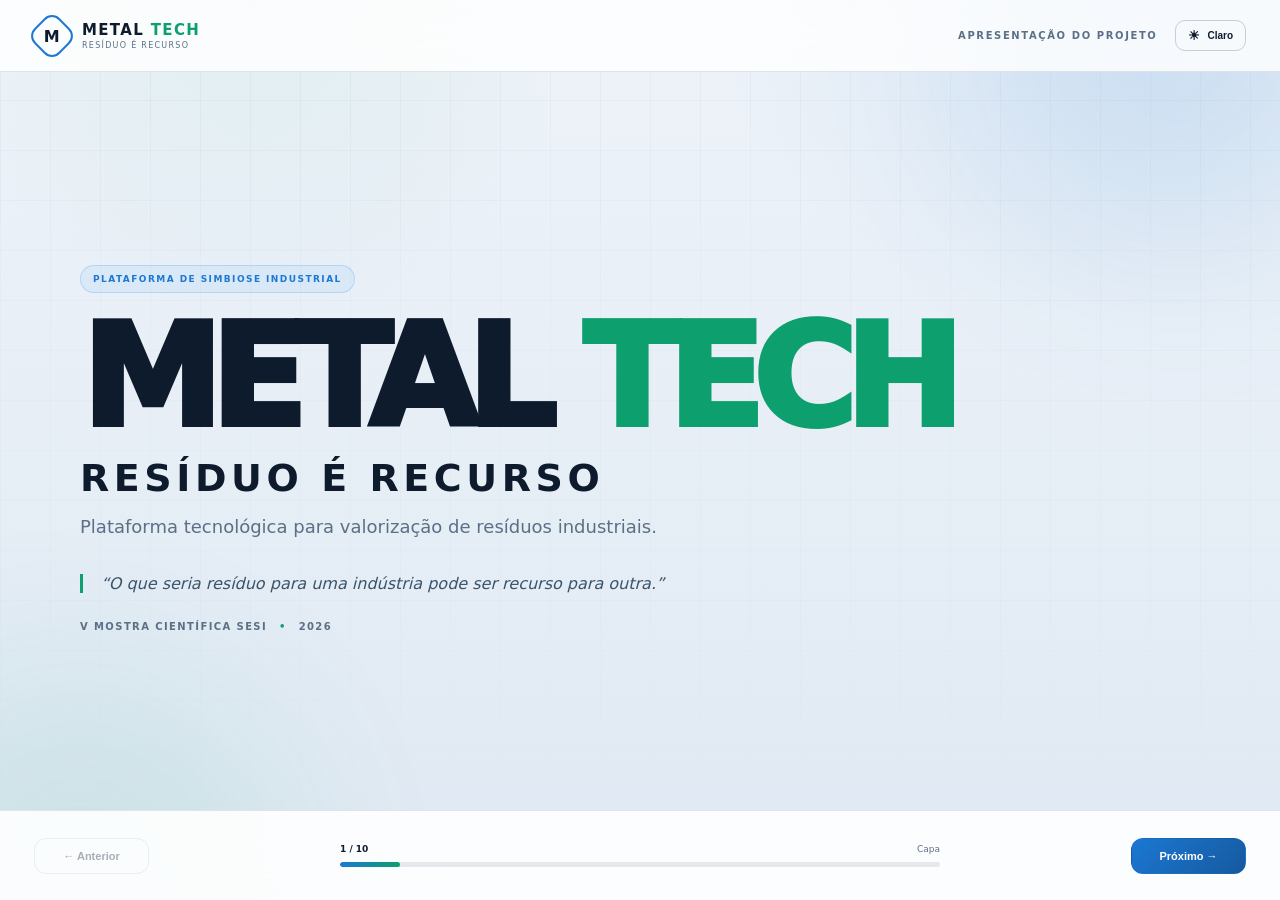
<file: index.html>
<!DOCTYPE html>
<html lang="pt-BR">
<head>
    <meta charset="UTF-8">
    <meta name="viewport" content="width=device-width, initial-scale=1.0">

    <title>METAL TECH — Apresentação</title>

    <link rel="stylesheet" href="apresentacao.css">
</head>

<body>

    <!-- =========================================================
         FUNDO
    ========================================================== -->

    <div class="background-grid"></div>
    <div class="background-glow glow-blue"></div>
    <div class="background-glow glow-green"></div>


    <!-- =========================================================
         TOPO
    ========================================================== -->

    <header class="topbar">

        <div class="brand">

            <div class="brand-mark">
                <span>M</span>
            </div>

            <div class="brand-text">
                <strong>METAL <span>TECH</span></strong>
                <small>RESÍDUO É RECURSO</small>
            </div>

        </div>

        <div class="topbar-actions">

            <div class="top-info">
                APRESENTAÇÃO DO PROJETO
            </div>

            <button
                id="themeToggle"
                class="theme-toggle"
                type="button"
                aria-label="Alternar entre tema claro e escuro"
            >
                <span id="themeIcon">☾</span>
                <span id="themeLabel">Escuro</span>
            </button>

        </div>

    </header>


    <!-- =========================================================
         ÁREA PRINCIPAL
    ========================================================== -->

    <main class="presentation">


        <!-- =====================================================
             SLIDE 1 — CAPA
        ====================================================== -->

        <section class="slide active" data-slide="1">

            <div class="slide-content cover">

                <div class="cover-badge">
                    PLATAFORMA DE SIMBIOSE INDUSTRIAL
                </div>

                <h1>
                    METAL
                    <span>TECH</span>
                </h1>

                <p class="cover-subtitle">
                    RESÍDUO É RECURSO
                </p>

                <p class="cover-description">
                    Plataforma tecnológica para valorização
                    de resíduos industriais.
                </p>

                <div class="cover-question">
                    “O que seria resíduo para uma indústria
                    pode ser recurso para outra.”
                </div>

                <div class="cover-meta">
                    V MOSTRA CIENTÍFICA SESI
                    <span>•</span>
                    2026
                </div>

            </div>

        </section>


        <!-- =====================================================
             SLIDE 2 — PROBLEMA
        ====================================================== -->

        <section class="slide" data-slide="2">

            <div class="slide-content">

                <div class="section-label">
                    01 — PROBLEMA
                </div>

                <h2>
                    E se o resíduo de uma empresa
                    pudesse ser o recurso de outra?
                </h2>

                <p class="lead">
                    A indústria gera diferentes tipos de resíduos.
                    Alguns materiais ainda possuem potencial de
                    reaproveitamento, mas existe uma barreira:
                    <strong>a informação.</strong>
                </p>

                <div class="problem-flow">

                    <div class="flow-company">
                        <div class="flow-icon blue">A</div>
                        <small>EMPRESA</small>
                        <strong>Possui um resíduo</strong>
                        <span>500 kg de cavaco de aço</span>
                    </div>

                    <div class="flow-arrow">
                        <span>→</span>
                        <small>DESCARTE</small>
                    </div>

                    <div class="flow-question">
                        <div class="question-mark">?</div>
                        <strong>Quem precisa?</strong>
                        <span>Falta de conexão</span>
                    </div>

                    <div class="flow-arrow">
                        <span>→</span>
                        <small>DEMANDA</small>
                    </div>

                    <div class="flow-company">
                        <div class="flow-icon green">B</div>
                        <small>EMPRESA</small>
                        <strong>Precisa do material</strong>
                        <span>300 kg/mês de aço</span>
                    </div>

                </div>

                <div class="bottom-note">
                    O problema investigado envolve a dificuldade
                    de conectar oferta e demanda de resíduos industriais.
                </div>

            </div>

        </section>


        <!-- =====================================================
             SLIDE 3 — SIMBIOSE
        ====================================================== -->

        <section class="slide" data-slide="3">

            <div class="slide-content centered">

                <div class="section-label">
                    02 — CONCEITO
                </div>

                <h2>
                    Simbiose Industrial
                </h2>

                <p class="lead center-text">
                    Diferentes organizações podem cooperar
                    por meio do intercâmbio de materiais
                    e subprodutos.
                </p>

                <div class="symbiosis-visual">

                    <div class="sym-card">
                        <div class="sym-circle blue-bg">
                            RESÍDUO
                        </div>

                        <strong>Empresa A</strong>

                        <span>
                            Material disponível
                        </span>
                    </div>

                    <div class="sym-connection">
                        <div class="connection-line"></div>
                        <div class="connection-icon">↔</div>
                        <div class="connection-text">
                            CONEXÃO
                        </div>
                    </div>

                    <div class="sym-card">
                        <div class="sym-circle green-bg">
                            RECURSO
                        </div>

                        <strong>Empresa B</strong>

                        <span>
                            Material necessário
                        </span>
                    </div>

                </div>

                <div class="concept-box">

                    <strong>Economia circular</strong>

                    <span>
                        Manter produtos e materiais em circulação
                        pelo maior tempo possível, reduzindo desperdícios.
                    </span>

                </div>

            </div>

        </section>


        <!-- =====================================================
             SLIDE 4 — SOLUÇÃO
        ====================================================== -->

        <section class="slide" data-slide="4">

            <div class="slide-content">

                <div class="section-label">
                    03 — SOLUÇÃO
                </div>

                <h2>
                    Nossa proposta:
                    <span class="gradient-text">METAL TECH</span>
                </h2>

                <p class="lead">
                    Uma plataforma tecnológica para organizar
                    informações sobre resíduos industriais e
                    aproximar empresas que possuem materiais
                    disponíveis daquelas que podem utilizá-los.
                </p>

                <div class="solution-grid">

                    <div class="solution-card">

                        <div class="solution-number">01</div>

                        <h3>
                            Organizar
                        </h3>

                        <p>
                            Reunir informações sobre tipo,
                            composição, características,
                            quantidade e localização.
                        </p>

                    </div>

                    <div class="solution-card">

                        <div class="solution-number">02</div>

                        <h3>
                            Identificar
                        </h3>

                        <p>
                            Encontrar possíveis aplicações
                            para os materiais disponíveis.
                        </p>

                    </div>

                    <div class="solution-card">

                        <div class="solution-number">03</div>

                        <h3>
                            Conectar
                        </h3>

                        <p>
                            Relacionar resíduos disponíveis
                            com demandas industriais.
                        </p>

                    </div>

                </div>

                <div class="solution-highlight">

                    <span>IDEIA CENTRAL</span>

                    <strong>
                        O que temos?
                        <i>→</i>
                        Quem precisa?
                        <i>→</i>
                        Como conectar os dois?
                    </strong>

                </div>

            </div>

        </section>


        <!-- =====================================================
             SLIDE 5 — FUNCIONAMENTO
        ====================================================== -->

        <section class="slide" data-slide="5">

            <div class="slide-content">

                <div class="section-label">
                    04 — FUNCIONAMENTO
                </div>

                <h2>
                    Como a proposta funciona?
                </h2>

                <p class="lead">
                    O Metal Tech foi estruturado seguindo
                    uma sequência de identificação,
                    organização e conexão.
                </p>

                <div class="process-flow">

                    <div class="process-item">
                        <span>01</span>
                        <strong>Resíduo</strong>
                    </div>

                    <div class="process-arrow">→</div>

                    <div class="process-item">
                        <span>02</span>
                        <strong>Caracterização</strong>
                    </div>

                    <div class="process-arrow">→</div>

                    <div class="process-item">
                        <span>03</span>
                        <strong>Quantidade</strong>
                    </div>

                    <div class="process-arrow">→</div>

                    <div class="process-item">
                        <span>04</span>
                        <strong>Localização</strong>
                    </div>

                </div>

                <div class="process-flow second">

                    <div class="process-item green">
                        <span>05</span>
                        <strong>Aplicações possíveis</strong>
                    </div>

                    <div class="process-arrow">→</div>

                    <div class="process-item green">
                        <span>06</span>
                        <strong>Demanda</strong>
                    </div>

                    <div class="process-arrow">→</div>

                    <div class="process-item green">
                        <span>07</span>
                        <strong>Compatibilidade</strong>
                    </div>

                    <div class="process-arrow">→</div>

                    <div class="process-item final">
                        <span>08</span>
                        <strong>Negociação</strong>
                    </div>

                </div>

                <div class="process-description">

                    <div>
                        <strong>Oferta</strong>
                        <span>
                            Conhecer o material disponível.
                        </span>
                    </div>

                    <div>
                        <strong>Match</strong>
                        <span>
                            Comparar oferta e demanda.
                        </span>
                    </div>

                    <div>
                        <strong>Conexão</strong>
                        <span>
                            Possibilitar o contato entre organizações.
                        </span>
                    </div>

                </div>

            </div>

        </section>


        <!-- =====================================================
             SLIDE 6 — DEMONSTRAÇÃO
        ====================================================== -->

        <section class="slide" data-slide="6">

            <div class="slide-content">

                <div class="section-label">
                    05 — DEMONSTRAÇÃO DO PROTÓTIPO
                </div>

                <h2>
                    Um exemplo dentro do Metal Tech
                </h2>

                <p class="lead">
                    Vamos simular uma possível conexão entre
                    oferta e demanda.
                </p>

                <div class="demo-grid">

                    <div class="demo-card offer-card">

                        <div class="demo-tag">
                            OFERTA
                        </div>

                        <h3>
                            Cavaco de Aço
                        </h3>

                        <div class="demo-main-number">
                            500
                            <span>kg/mês</span>
                        </div>

                        <div class="demo-row">
                            <span>Composição</span>
                            <strong>Aço carbono</strong>
                        </div>

                        <div class="demo-row">
                            <span>Características</span>
                            <strong>Seco e separado</strong>
                        </div>

                        <div class="demo-row">
                            <span>Localização</span>
                            <strong>Picos — PI</strong>
                        </div>

                    </div>


                    <div class="match-center">

                        <div class="match-pulse"></div>

                        <div class="match-circle">
                            ✓
                        </div>

                        <strong>
                            POSSÍVEL
                            <br>
                            COMPATIBILIDADE
                        </strong>

                        <span>
                            82% de correspondência
                        </span>

                    </div>


                    <div class="demo-card demand-card">

                        <div class="demo-tag">
                            DEMANDA
                        </div>

                        <h3>
                            Metalúrgica Alfa
                        </h3>

                        <div class="demo-main-number">
                            300
                            <span>kg/mês</span>
                        </div>

                        <div class="demo-row">
                            <span>Material</span>
                            <strong>Aço reciclável</strong>
                        </div>

                        <div class="demo-row">
                            <span>Aplicação</span>
                            <strong>Produção industrial</strong>
                        </div>

                        <div class="demo-row">
                            <span>Localização</span>
                            <strong>Picos — PI</strong>
                        </div>

                    </div>

                </div>

                <div class="demo-footer">

                    <span>
                        RESÍDUO DISPONÍVEL
                    </span>

                    <span>
                        →
                    </span>

                    <span>
                        DEMANDA IDENTIFICADA
                    </span>

                    <span>
                        →
                    </span>

                    <strong>
                        POSSÍVEL NEGOCIAÇÃO
                    </strong>

                </div>

                <div class="prototype-disclaimer">
                    * Exemplo demonstrativo. Os dados apresentados não representam
                    empresas ou negociações reais.
                </div>

            </div>

        </section>


        <!-- =====================================================
             SLIDE 7 — MAPA
        ====================================================== -->

        <section class="slide" data-slide="7">

            <div class="slide-content">

                <div class="section-label">
                    06 — LOCALIZAÇÃO
                </div>

                <h2>
                    Onde estão as oportunidades?
                </h2>

                <p class="lead">
                    A localização também pode ser considerada
                    na identificação de possíveis conexões.
                </p>

                <div class="map-wrapper">

                    <img
                        src="mapa-picos.png"
                        alt="Mapa demonstrativo de Picos e região"
                    >

                    <!-- OFERTAS -->

                    <div class="map-marker offer marker-1">
                        <span>+</span>

                        <div class="marker-tooltip">
                            <strong>Cavaco de aço</strong>
                            <small>Oferta demonstrativa</small>
                        </div>
                    </div>

                    <div class="map-marker offer marker-2">
                        <span>+</span>

                        <div class="marker-tooltip">
                            <strong>Sobra de alumínio</strong>
                            <small>Oferta demonstrativa</small>
                        </div>
                    </div>

                    <div class="map-marker offer marker-3">
                        <span>+</span>

                        <div class="marker-tooltip">
                            <strong>Retalho de chapa</strong>
                            <small>Oferta demonstrativa</small>
                        </div>
                    </div>


                    <!-- DEMANDAS -->

                    <div class="map-marker demand marker-4">
                        <span>✓</span>

                        <div class="marker-tooltip">
                            <strong>Metalúrgica Alfa</strong>
                            <small>Demanda demonstrativa</small>
                        </div>
                    </div>

                    <div class="map-marker demand marker-5">
                        <span>✓</span>

                        <div class="marker-tooltip">
                            <strong>Fundição Nordeste</strong>
                            <small>Demanda demonstrativa</small>
                        </div>
                    </div>

                    <div class="map-marker demand marker-6">
                        <span>✓</span>

                        <div class="marker-tooltip">
                            <strong>Recicla Piauí</strong>
                            <small>Demanda demonstrativa</small>
                        </div>
                    </div>

                    <div class="map-legend">

                        <div>
                            <span class="legend-dot blue"></span>
                            Oferta de resíduo
                        </div>

                        <div>
                            <span class="legend-dot green"></span>
                            Demanda por material
                        </div>

                    </div>

                    <div class="map-disclaimer">
                        Mapa demonstrativo • Localizações ilustrativas
                    </div>

                </div>

            </div>

        </section>


        <!-- =====================================================
             SLIDE 8 — PESQUISA
        ====================================================== -->

        <section class="slide" data-slide="8">

            <div class="slide-content">

                <div class="section-label">
                    07 — PESQUISA DE CAMPO
                </div>

                <h2>
                    O problema também foi investigado
                </h2>

                <p class="lead">
                    Realizamos uma pesquisa de campo na Escola SESI
                    Wilma Catão Araújo, em Picos (PI), com cinco participantes.
                </p>

                <div class="research-info">

                    <div class="research-mini">
                        <span>LOCAL</span>
                        <strong>Picos — PI</strong>
                    </div>

                    <div class="research-mini">
                        <span>PARTICIPANTES</span>
                        <strong>5</strong>
                    </div>

                    <div class="research-mini">
                        <span>MÉTODO</span>
                        <strong>Questionário</strong>
                    </div>

                    <div class="research-mini">
                        <span>PERÍODO</span>
                        <strong>Agosto / 2026</strong>
                    </div>

                </div>

                <div class="research-main">

                    <div class="research-big">

                        <div class="percentage">
                            100<span>%</span>
                        </div>

                        <h3>
                            reconheceram a possibilidade
                            de contaminação do solo
                        </h3>

                        <p>
                            pelo descarte inadequado de materiais
                            metálicos por empresas metalúrgicas.
                        </p>

                    </div>

                    <div class="research-chart">

                        <h3>
                            Observação de descarte inadequado
                        </h3>

                        <div class="chart-row">

                            <div class="chart-label">
                                <span>Frequentemente</span>
                                <strong>50%</strong>
                            </div>

                            <div class="bar">
                                <div class="bar-fill fifty"></div>
                            </div>

                        </div>

                        <div class="chart-row">

                            <div class="chart-label">
                                <span>Algumas vezes</span>
                                <strong>50%</strong>
                            </div>

                            <div class="bar">
                                <div class="bar-fill fifty"></div>
                            </div>

                        </div>

                        <div class="chart-note">
                            Todos os participantes relataram ter observado
                            algum tipo de descarte inadequado.
                        </div>

                    </div>

                </div>

                <div class="research-limit">
                    Pesquisa exploratória com amostra reduzida e seleção intencional.
                    Os resultados não permitem generalizações.
                </div>

            </div>

        </section>


        <!-- =====================================================
             SLIDE 9 — RESULTADOS + MOSTRA
        ====================================================== -->

        <section class="slide" data-slide="9">

            <div class="slide-content">

                <div class="section-label">
                    08 — RESULTADOS E RELAÇÃO COM A MOSTRA
                </div>

                <h2>
                    O que os resultados indicam?
                </h2>

                <div class="results-grid">

                    <div class="result-card">

                        <div class="result-icon">
                            01
                        </div>

                        <h3>
                            Existe percepção do problema
                        </h3>

                        <p>
                            Os participantes reconheceram os
                            possíveis impactos do descarte inadequado.
                        </p>

                    </div>

                    <div class="result-card">

                        <div class="result-icon">
                            02
                        </div>

                        <h3>
                            Existe potencial de reaproveitamento
                        </h3>

                        <p>
                            Materiais descartados podem apresentar
                            possibilidades de uso em outras atividades.
                        </p>

                    </div>

                    <div class="result-card">

                        <div class="result-icon">
                            03
                        </div>

                        <h3>
                            A tecnologia pode aproximar os agentes
                        </h3>

                        <p>
                            A proposta busca reduzir a barreira
                            informacional entre oferta e demanda.
                        </p>

                    </div>

                </div>

                <div class="fair-box">

                    <div class="fair-column">

                        <span>
                            TEMA DA MOSTRA
                        </span>

                        <strong>
                            Ideias inovadoras para uma
                            indústria sustentável
                        </strong>

                    </div>

                    <div class="fair-column">

                        <span>
                            EIXO
                        </span>

                        <strong>
                            Plataformas Tecnológicas
                        </strong>

                    </div>

                    <div class="fair-column">

                        <span>
                            ODS
                        </span>

                        <strong>
                            ODS 9
                        </strong>

                        <small>
                            Indústria, Inovação e Infraestrutura
                        </small>

                    </div>

                </div>

            </div>

        </section>


        <!-- =====================================================
             SLIDE 10 — CONCLUSÃO
        ====================================================== -->

        <section class="slide" data-slide="10">

            <div class="slide-content centered final-slide">

                <div class="section-label">
                    09 — CONCLUSÃO
                </div>

                <div class="final-question">
                    Em vez de perguntar apenas:
                </div>

                <h2 class="final-large">
                    “Para onde vai
                    <span>esse resíduo?</span>”
                </h2>

                <div class="final-divider">
                    ↓
                </div>

                <div class="final-question">
                    buscamos perguntar:
                </div>

                <h2 class="final-answer">
                    “Quem pode precisar
                    <span>desse material?</span>”
                </h2>

                <div class="final-brand">
                    <strong>
                        METAL <span>TECH</span>
                    </strong>

                    <small>
                        RESÍDUO É RECURSO
                    </small>
                </div>

                <p class="final-text">
                    Uma proposta que relaciona inovação tecnológica,
                    reaproveitamento de materiais e sustentabilidade industrial.
                </p>

                <button class="main-button restart-button">
                    ↻ REINICIAR APRESENTAÇÃO
                </button>

            </div>

        </section>

    </main>


    <!-- =========================================================
         CONTROLES
    ========================================================== -->

    <footer class="controls">

        <button
            id="prevButton"
            class="control-button"
            type="button"
        >
            ←
            <span>Anterior</span>
        </button>


        <div class="progress-area">

            <div class="progress-top">

                <span id="slideCounter">
                    1 / 10
                </span>

                <span id="progressLabel">
                    Capa
                </span>

            </div>

            <div class="progress-bar">
                <div
                    id="progressFill"
                    class="progress-fill"
                ></div>
            </div>

        </div>


        <button
            id="nextButton"
            class="control-button primary"
            type="button"
        >
            <span>Próximo</span>
            →
        </button>

    </footer>


    <script src="apresentacao.js"></script>

</body>
</html>
</file>
<file: apresentacao.css>
/* =========================================================
   VARIÁVEIS
========================================================= */

:root {

    color-scheme: dark;

    --bg: #07111f;
    --bg-2: #0a1727;

    --panel: rgba(15, 29, 47, 0.88);
    --panel-strong: rgba(18, 36, 57, 0.96);

    --text: #edf4fa;
    --muted: #91a6b8;

    --blue: #3b9cff;
    --blue-dark: #196fd1;

    --green: #2ec98b;
    --green-dark: #1c9969;

    --purple: #9b83ff;
    --amber: #f5b24a;

    --line: rgba(159, 190, 215, 0.13);
    --line-strong: rgba(159, 190, 215, 0.24);

    --shadow:
        0 25px 70px rgba(0, 0, 0, 0.32);

}


/* =========================================================
   TEMA CLARO
========================================================= */

:root[data-theme="light"] {

    color-scheme: light;

    --bg: #eef3f9;
    --bg-2: #dfe9f3;

    --panel: rgba(255, 255, 255, 0.92);
    --panel-strong: rgba(255, 255, 255, 0.98);

    --text: #0d1b2c;
    --muted: #5b7087;

    --blue: #1c78d2;
    --blue-dark: #15599f;

    --green: #0e9f6e;
    --green-dark: #0b7c55;

    --purple: #7a5af8;
    --amber: #e8960e;

    --line: rgba(25, 55, 85, 0.12);
    --line-strong: rgba(25, 55, 85, 0.22);

    --shadow:
        0 25px 70px rgba(25, 55, 85, 0.14);

}

:root[data-theme="light"] body {

    background:
        radial-gradient(
            circle at 85% -10%,
            rgba(28, 120, 210, 0.10),
            transparent 28%
        ),

        radial-gradient(
            circle at 20% 0%,
            rgba(14, 159, 110, 0.06),
            transparent 24%
        ),

        linear-gradient(
            180deg,
            var(--bg),
            var(--bg-2)
        );
}

:root[data-theme="light"] .background-grid {

    opacity: 0.5;

    background-image:
        linear-gradient(
            rgba(25, 55, 85, 0.07) 1px,
            transparent 1px
        ),
        linear-gradient(
            90deg,
            rgba(25, 55, 85, 0.07) 1px,
            transparent 1px
        );
}

:root[data-theme="light"] .background-glow {

    opacity: 0.1;
}

:root[data-theme="light"] .topbar {

    background: rgba(255, 255, 255, 0.82);
}

:root[data-theme="light"] .controls {

    background: rgba(255, 255, 255, 0.9);
}

:root[data-theme="light"] .cover-question {

    color: #3c5469;
}

:root[data-theme="light"] .process-description div {

    background: rgba(255, 255, 255, 0.6);
}

:root[data-theme="light"] .bar {

    background: rgba(25, 55, 85, 0.08);
}

:root[data-theme="light"] .progress-bar {

    background: rgba(25, 55, 85, 0.1);
}

:root[data-theme="light"] .control-button.primary {

    color: white;
}

:root[data-theme="light"] .map-wrapper {

    background: #dbe6f0;
}

:root[data-theme="light"] .map-marker {

    border-color: #ffffff;

    box-shadow:
        0 0 0 5px rgba(255, 255, 255, 0.5),
        0 8px 20px rgba(0, 0, 0, 0.18);
}

:root[data-theme="light"] .marker-tooltip {

    background: rgba(255, 255, 255, 0.98);
}

:root[data-theme="light"] .marker-tooltip strong {

    color: var(--text);
}

:root[data-theme="light"] .marker-tooltip small {

    color: var(--muted);
}

:root[data-theme="light"] .map-legend {

    background: rgba(255, 255, 255, 0.9);

    border-color: var(--line);
}

:root[data-theme="light"] .map-disclaimer {

    background: rgba(255, 255, 255, 0.9);

    color: var(--text);
}


/* =========================================================
   RESET
========================================================= */

* {
    box-sizing: border-box;
    margin: 0;
    padding: 0;
}

html,
body {
    width: 100%;
    min-height: 100%;
}

body {

    min-height: 100vh;

    background:
        radial-gradient(
            circle at 85% -10%,
            rgba(59, 156, 255, 0.14),
            transparent 28%
        ),

        radial-gradient(
            circle at 20% 0%,
            rgba(46, 201, 139, 0.08),
            transparent 24%
        ),

        linear-gradient(
            180deg,
            var(--bg),
            var(--bg-2)
        );

    color: var(--text);

    font-family:
        Inter,
        ui-sans-serif,
        system-ui,
        -apple-system,
        BlinkMacSystemFont,
        "Segoe UI",
        sans-serif;

    overflow: hidden;
}


/* =========================================================
   FUNDO
========================================================= */

.background-grid {

    position: fixed;

    inset: 0;

    pointer-events: none;

    opacity: 0.32;

    background-image:
        linear-gradient(
            rgba(100, 150, 190, 0.045) 1px,
            transparent 1px
        ),
        linear-gradient(
            90deg,
            rgba(100, 150, 190, 0.045) 1px,
            transparent 1px
        );

    background-size: 50px 50px;

    mask-image:
        linear-gradient(
            to bottom,
            black,
            transparent
        );
}

.background-glow {

    position: fixed;

    width: 400px;
    height: 400px;

    border-radius: 50%;

    filter: blur(100px);

    pointer-events: none;

    opacity: 0.16;
}

.glow-blue {

    top: -150px;
    right: -100px;

    background: var(--blue);
}

.glow-green {

    bottom: -180px;
    left: -120px;

    background: var(--green);
}


/* =========================================================
   TOPBAR
========================================================= */

.topbar {

    position: fixed;

    top: 0;
    left: 0;
    right: 0;

    height: 72px;

    display: flex;

    align-items: center;

    justify-content: space-between;

    padding: 0 34px;

    border-bottom: 1px solid var(--line);

    background:
        rgba(7, 17, 31, 0.76);

    backdrop-filter: blur(18px);

    z-index: 100;
}

.brand {

    display: flex;

    align-items: center;

    gap: 12px;
}

.brand-mark {

    width: 36px;
    height: 36px;

    display: grid;

    place-items: center;

    border: 2px solid var(--blue);

    border-radius: 11px;

    transform: rotate(45deg);
}

.brand-mark span {

    transform: rotate(-45deg);

    font-size: 16px;

    font-weight: 900;
}

.brand-text {

    display: flex;

    flex-direction: column;
}

.brand-text strong {

    font-size: 15px;

    letter-spacing: 0.09em;
}

.brand-text strong span {

    color: var(--green);
}

.brand-text small {

    margin-top: 2px;

    color: var(--muted);

    font-size: 8px;

    letter-spacing: 0.16em;
}

.top-info {

    color: var(--muted);

    font-size: 10px;

    font-weight: 800;

    letter-spacing: 0.16em;
}

.topbar-actions {

    display: flex;

    align-items: center;

    gap: 18px;
}

.theme-toggle {

    display: inline-flex;

    align-items: center;

    gap: 7px;

    padding: 8px 12px;

    border-radius: 10px;

    border: 1px solid var(--line-strong);

    background: transparent;

    color: var(--text);

    font-size: 10px;

    font-weight: 800;

    cursor: pointer;

    transition: 0.2s ease;
}

.theme-toggle:hover {

    border-color: var(--blue);

    transform: translateY(-1px);
}

.theme-toggle #themeIcon {

    font-size: 13px;

    line-height: 1;
}


/* =========================================================
   APRESENTAÇÃO
========================================================= */

.presentation {

    position: fixed;

    top: 72px;
    right: 0;
    bottom: 90px;
    left: 0;

    overflow: hidden;
}


/* =========================================================
   SLIDES
========================================================= */

.slide {

    position: absolute;

    inset: 0;

    display: none;

    padding: 55px 80px 40px;

    overflow-y: auto;

    animation: slideIn 0.38s ease;
}

.slide.active {

    display: block;
}

.slide-content {

    width: min(1250px, 100%);

    min-height: 100%;

    margin: 0 auto;

    display: flex;

    flex-direction: column;

    justify-content: center;
}

.centered {

    align-items: center;

    text-align: center;
}

@keyframes slideIn {

    from {

        opacity: 0;

        transform: translateX(20px);
    }

    to {

        opacity: 1;

        transform: translateX(0);
    }
}


/* =========================================================
   TEXTOS
========================================================= */

.section-label {

    display: inline-flex;

    align-items: center;

    width: fit-content;

    padding: 7px 11px;

    border-radius: 999px;

    border: 1px solid rgba(59, 156, 255, 0.25);

    background: rgba(59, 156, 255, 0.07);

    color: var(--blue);

    font-size: 9px;

    font-weight: 900;

    letter-spacing: 0.16em;
}

h2 {

    margin-top: 18px;

    max-width: 1000px;

    font-size: clamp(38px, 4vw, 62px);

    line-height: 1.02;

    letter-spacing: -0.045em;
}

.lead {

    max-width: 900px;

    margin-top: 18px;

    color: var(--muted);

    font-size: 17px;

    line-height: 1.7;
}

.lead strong {

    color: var(--text);
}

.center-text {

    text-align: center;

    max-width: 780px;
}

.gradient-text {

    color: var(--green);
}


/* =========================================================
   CAPA
========================================================= */

.cover {

    align-items: flex-start;
}

.cover-badge {

    display: inline-flex;

    padding: 8px 12px;

    border-radius: 999px;

    background: rgba(59, 156, 255, 0.08);

    border: 1px solid rgba(59, 156, 255, 0.25);

    color: var(--blue);

    font-size: 9px;

    font-weight: 900;

    letter-spacing: 0.16em;
}

.cover h1 {

    margin-top: 26px;

    font-size: clamp(72px, 11vw, 155px);

    line-height: 0.84;

    letter-spacing: -0.08em;

    font-weight: 950;
}

.cover h1 span {

    color: var(--green);
}

.cover-subtitle {

    margin-top: 18px;

    font-size: clamp(22px, 3vw, 38px);

    font-weight: 900;

    letter-spacing: 0.12em;
}

.cover-description {

    margin-top: 13px;

    max-width: 650px;

    color: var(--muted);

    font-size: 18px;

    line-height: 1.6;
}

.cover-question {

    margin-top: 32px;

    padding-left: 18px;

    border-left: 3px solid var(--green);

    color: #c4d2de;

    font-size: 16px;

    font-style: italic;
}

.cover-meta {

    margin-top: 28px;

    color: var(--muted);

    font-size: 10px;

    font-weight: 800;

    letter-spacing: 0.14em;
}

.cover-meta span {

    margin: 0 7px;

    color: var(--green);
}


/* =========================================================
   BOTÕES
========================================================= */

.main-button {

    margin-top: 30px;

    border: 0;

    border-radius: 14px;

    padding: 14px 19px;

    background:
        linear-gradient(
            135deg,
            var(--blue),
            var(--blue-dark)
        );

    color: white;

    font-size: 12px;

    font-weight: 900;

    letter-spacing: 0.04em;

    cursor: pointer;

    box-shadow:
        0 16px 35px rgba(25, 111, 209, 0.25);

    transition: 0.2s ease;
}

.main-button:hover {

    transform: translateY(-2px);

    box-shadow:
        0 20px 40px rgba(25, 111, 209, 0.34);
}

.main-button span {

    margin-left: 10px;
}


/* =========================================================
   SLIDE 2 — PROBLEMA
========================================================= */

.problem-flow {

    margin-top: 48px;

    display: grid;

    grid-template-columns:
        1fr
        auto
        1fr
        auto
        1fr;

    align-items: center;

    gap: 18px;
}

.flow-company,
.flow-question {

    min-height: 185px;

    padding: 24px;

    border: 1px solid var(--line);

    border-radius: 20px;

    background: var(--panel);

    box-shadow: var(--shadow);
}

.flow-company {

    display: flex;

    flex-direction: column;

    justify-content: center;
}

.flow-icon {

    width: 42px;
    height: 42px;

    display: grid;

    place-items: center;

    border-radius: 12px;

    margin-bottom: 20px;

    font-size: 17px;

    font-weight: 900;
}

.flow-icon.blue {

    background: rgba(59, 156, 255, 0.12);

    color: var(--blue);
}

.flow-icon.green {

    background: rgba(46, 201, 139, 0.12);

    color: var(--green);
}

.flow-company small {

    color: var(--muted);

    font-size: 9px;

    letter-spacing: 0.14em;
}

.flow-company strong {

    margin-top: 6px;

    font-size: 20px;
}

.flow-company span {

    margin-top: 8px;

    color: var(--muted);

    font-size: 12px;
}

.flow-arrow {

    text-align: center;

    color: var(--muted);

    font-size: 26px;
}

.flow-arrow small {

    display: block;

    margin-top: 4px;

    font-size: 7px;

    font-weight: 900;

    letter-spacing: 0.1em;
}

.flow-question {

    display: flex;

    flex-direction: column;

    align-items: center;

    justify-content: center;

    text-align: center;

    border-color: rgba(245, 178, 74, 0.2);
}

.question-mark {

    width: 52px;
    height: 52px;

    display: grid;

    place-items: center;

    border-radius: 50%;

    background: rgba(245, 178, 74, 0.1);

    color: var(--amber);

    font-size: 24px;

    font-weight: 900;

    margin-bottom: 15px;
}

.flow-question strong {

    font-size: 18px;
}

.flow-question span {

    margin-top: 8px;

    color: var(--muted);

    font-size: 11px;
}

.bottom-note {

    margin-top: 25px;

    color: var(--muted);

    font-size: 11px;

    text-align: center;
}


/* =========================================================
   SLIDE 3 — SIMBIOSE
========================================================= */

.symbiosis-visual {

    width: min(850px, 100%);

    margin-top: 40px;

    display: grid;

    grid-template-columns: 1fr auto 1fr;

    align-items: center;

    gap: 35px;
}

.sym-card {

    padding: 28px;

    border: 1px solid var(--line);

    border-radius: 22px;

    background: var(--panel);

    box-shadow: var(--shadow);

    display: flex;

    flex-direction: column;

    align-items: center;
}

.sym-circle {

    width: 120px;
    height: 120px;

    display: grid;

    place-items: center;

    border-radius: 50%;

    font-size: 17px;

    font-weight: 900;

    letter-spacing: 0.05em;
}

.blue-bg {

    background: rgba(59, 156, 255, 0.13);

    color: var(--blue);

    border: 1px solid rgba(59, 156, 255, 0.28);
}

.green-bg {

    background: rgba(46, 201, 139, 0.13);

    color: var(--green);

    border: 1px solid rgba(46, 201, 139, 0.28);
}

.sym-card strong {

    margin-top: 18px;

    font-size: 18px;
}

.sym-card > span {

    margin-top: 6px;

    color: var(--muted);

    font-size: 11px;
}

.sym-connection {

    position: relative;

    min-width: 180px;

    display: flex;

    flex-direction: column;

    align-items: center;
}

.connection-line {

    width: 100%;

    border-top: 1px dashed rgba(159, 190, 215, 0.25);
}

.connection-icon {

    position: absolute;

    top: -18px;

    width: 38px;
    height: 38px;

    display: grid;

    place-items: center;

    border-radius: 50%;

    background: var(--panel-strong);

    border: 1px solid var(--line-strong);

    color: var(--green);

    font-size: 20px;
}

.connection-text {

    margin-top: 24px;

    color: var(--muted);

    font-size: 8px;

    font-weight: 900;

    letter-spacing: 0.16em;
}

.concept-box {

    width: min(800px, 100%);

    margin-top: 32px;

    padding: 20px 24px;

    border-radius: 17px;

    border: 1px solid rgba(46, 201, 139, 0.2);

    background: rgba(46, 201, 139, 0.06);

    text-align: left;
}

.concept-box strong {

    display: block;

    color: var(--green);

    font-size: 13px;
}

.concept-box span {

    display: block;

    margin-top: 6px;

    color: var(--muted);

    font-size: 12px;

    line-height: 1.6;
}


/* =========================================================
   SLIDE 4 — SOLUÇÃO
========================================================= */

.solution-grid {

    margin-top: 42px;

    display: grid;

    grid-template-columns: repeat(3, 1fr);

    gap: 20px;
}

.solution-card {

    min-height: 240px;

    padding: 28px;

    border-radius: 20px;

    border: 1px solid var(--line);

    background: var(--panel);

    box-shadow: var(--shadow);
}

.solution-number {

    width: 38px;
    height: 38px;

    display: grid;

    place-items: center;

    border-radius: 11px;

    background: rgba(59, 156, 255, 0.1);

    color: var(--blue);

    font-size: 11px;

    font-weight: 900;
}

.solution-card h3 {

    margin-top: 24px;

    font-size: 23px;
}

.solution-card p {

    margin-top: 10px;

    color: var(--muted);

    font-size: 13px;

    line-height: 1.65;
}

.solution-highlight {

    margin-top: 24px;

    padding: 20px 24px;

    border-radius: 17px;

    background:
        linear-gradient(
            90deg,
            rgba(59, 156, 255, 0.07),
            rgba(46, 201, 139, 0.08)
        );

    border: 1px solid var(--line);

    display: flex;

    align-items: center;

    justify-content: space-between;

    gap: 20px;
}

.solution-highlight span {

    color: var(--muted);

    font-size: 8px;

    font-weight: 900;

    letter-spacing: 0.16em;
}

.solution-highlight strong {

    font-size: 17px;
}

.solution-highlight i {

    color: var(--green);

    font-style: normal;

    margin: 0 8px;
}


/* =========================================================
   SLIDE 5 — FLUXO
========================================================= */

.process-flow {

    margin-top: 36px;

    display: grid;

    grid-template-columns:
        1fr auto
        1.25fr auto
        1fr auto
        1fr;

    align-items: stretch;

    gap: 12px;
}

.process-flow.second {

    margin-top: 14px;

    grid-template-columns:
        1.4fr auto
        1fr auto
        1.1fr auto
        1fr;
}

.process-item {

    min-height: 108px;

    padding: 18px;

    border-radius: 17px;

    background: var(--panel);

    border: 1px solid var(--line);

    display: flex;

    flex-direction: column;

    justify-content: center;

    align-items: flex-start;
}

.process-item span {

    color: var(--blue);

    font-size: 9px;

    font-weight: 900;

    letter-spacing: 0.12em;
}

.process-item strong {

    margin-top: 8px;

    font-size: 14px;

    line-height: 1.3;
}

.process-item.green span {

    color: var(--green);
}

.process-item.final {

    border-color: rgba(46, 201, 139, 0.28);

    background: rgba(46, 201, 139, 0.07);
}

.process-item.final span {

    color: var(--green);
}

.process-arrow {

    display: grid;

    place-items: center;

    color: var(--muted);

    font-size: 21px;
}

.process-description {

    margin-top: 28px;

    display: grid;

    grid-template-columns: repeat(3, 1fr);

    gap: 15px;
}

.process-description div {

    padding: 17px;

    border: 1px solid var(--line);

    border-radius: 15px;

    background: rgba(255,255,255,0.02);
}

.process-description strong {

    display: block;

    color: var(--text);

    font-size: 12px;
}

.process-description span {

    display: block;

    margin-top: 5px;

    color: var(--muted);

    font-size: 11px;
}


/* =========================================================
   SLIDE 6 — DEMO
========================================================= */

.demo-grid {

    margin-top: 40px;

    display: grid;

    grid-template-columns: 1fr 180px 1fr;

    gap: 24px;

    align-items: center;
}

.demo-card {

    padding: 25px;

    border-radius: 21px;

    border: 1px solid var(--line);

    background: var(--panel);

    box-shadow: var(--shadow);
}

.offer-card {

    border-color: rgba(59, 156, 255, 0.22);
}

.demand-card {

    border-color: rgba(46, 201, 139, 0.22);
}

.demo-tag {

    color: var(--muted);

    font-size: 8px;

    font-weight: 900;

    letter-spacing: 0.16em;
}

.demo-card h3 {

    margin-top: 13px;

    font-size: 23px;
}

.demo-main-number {

    margin-top: 18px;

    color: var(--text);

    font-size: 42px;

    font-weight: 900;

    letter-spacing: -0.06em;
}

.demo-main-number span {

    color: var(--muted);

    font-size: 11px;

    font-weight: 700;

    letter-spacing: 0;
}

.demo-row {

    margin-top: 14px;

    padding-top: 12px;

    border-top: 1px solid var(--line);

    display: flex;

    justify-content: space-between;

    gap: 15px;

    font-size: 11px;
}

.demo-row span {

    color: var(--muted);
}

.demo-row strong {

    text-align: right;
}

.match-center {

    text-align: center;

    position: relative;

    display: flex;

    flex-direction: column;

    align-items: center;
}

.match-pulse {

    position: absolute;

    width: 100px;
    height: 100px;

    border-radius: 50%;

    border: 1px solid rgba(46, 201, 139, 0.12);

    animation: pulse 2s infinite;
}

@keyframes pulse {

    0% {
        transform: scale(0.8);
        opacity: 0.8;
    }

    100% {
        transform: scale(1.35);
        opacity: 0;
    }
}

.match-circle {

    position: relative;

    width: 70px;
    height: 70px;

    display: grid;

    place-items: center;

    border-radius: 50%;

    background: rgba(46, 201, 139, 0.12);

    border: 1px solid rgba(46, 201, 139, 0.35);

    color: var(--green);

    font-size: 27px;

    font-weight: 900;
}

.match-center strong {

    margin-top: 18px;

    font-size: 10px;

    line-height: 1.45;

    letter-spacing: 0.08em;
}

.match-center span {

    margin-top: 8px;

    color: var(--green);

    font-size: 10px;
}

.demo-footer {

    margin-top: 22px;

    padding: 15px 18px;

    border-radius: 14px;

    background: rgba(59, 156, 255, 0.05);

    border: 1px solid var(--line);

    display: flex;

    justify-content: center;

    align-items: center;

    gap: 14px;

    color: var(--muted);

    font-size: 9px;

    font-weight: 900;

    letter-spacing: 0.09em;
}

.demo-footer strong {

    color: var(--green);
}

.prototype-disclaimer {

    margin-top: 13px;

    color: var(--muted);

    font-size: 9px;

    text-align: center;
}


/* =========================================================
   SLIDE 7 — MAPA
========================================================= */

.map-wrapper {

    position: relative;

    margin-top: 34px;

    width: 100%;

    height: min(490px, 58vh);

    overflow: hidden;

    border-radius: 22px;

    border: 1px solid var(--line);

    box-shadow: var(--shadow);

    background: #122434;
}

.map-wrapper img {

    width: 100%;
    height: 100%;

    display: block;

    object-fit: cover;
}

.map-marker {

    position: absolute;

    width: 20px;
    height: 20px;

    border-radius: 50%;

    border: 3px solid rgba(255,255,255,0.9);

    box-shadow:
        0 0 0 5px rgba(255,255,255,0.08),
        0 8px 20px rgba(0,0,0,0.3);

    display: grid;

    place-items: center;

    cursor: pointer;

    z-index: 5;
}

.map-marker span {

    color: white;

    font-size: 10px;

    font-weight: 900;
}

.map-marker.offer {

    background: var(--blue);
}

.map-marker.demand {

    background: var(--green);
}

.marker-1 {
    left: 50.2%;
    top: 56.8%;
}

.marker-2 {
    left: 60.8%;
    top: 42.8%;
}

.marker-3 {
    left: 34.8%;
    top: 28.5%;
}

.marker-4 {
    left: 53.3%;
    top: 55.2%;
}

.marker-5 {
    left: 25.5%;
    top: 61.8%;
}

.marker-6 {
    left: 60.8%;
    top: 68.8%;
}

.marker-tooltip {

    position: absolute;

    left: 50%;
    bottom: 28px;

    transform: translateX(-50%);

    width: 150px;

    padding: 10px 12px;

    border-radius: 11px;

    background: rgba(7,17,31,0.95);

    border: 1px solid var(--line-strong);

    box-shadow: var(--shadow);

    opacity: 0;

    pointer-events: none;

    transition: 0.2s ease;

    text-align: center;
}

.map-marker:hover .marker-tooltip {

    opacity: 1;

}

.marker-tooltip strong {

    display: block;

    color: white;

    font-size: 10px;
}

.marker-tooltip small {

    display: block;

    margin-top: 4px;

    color: #9bb0c4;

    font-size: 8px;
}

.map-legend {

    position: absolute;

    left: 18px;
    bottom: 18px;

    padding: 11px 13px;

    border-radius: 12px;

    background: rgba(7,17,31,0.86);

    border: 1px solid rgba(255,255,255,0.08);

    backdrop-filter: blur(12px);

    display: flex;

    flex-direction: column;

    gap: 7px;

    font-size: 9px;

    z-index: 8;
}

.map-legend div {

    display: flex;

    align-items: center;

    gap: 8px;
}

.legend-dot {

    width: 8px;
    height: 8px;

    border-radius: 50%;
}

.legend-dot.blue {
    background: var(--blue);
}

.legend-dot.green {
    background: var(--green);
}

.map-disclaimer {

    position: absolute;

    right: 18px;
    bottom: 18px;

    padding: 8px 10px;

    border-radius: 10px;

    background: rgba(7,17,31,0.78);

    color: #dce6ee;

    font-size: 8px;

    z-index: 8;
}


/* =========================================================
   SLIDE 8 — PESQUISA
========================================================= */

.research-info {

    margin-top: 32px;

    display: grid;

    grid-template-columns: repeat(4, 1fr);

    gap: 14px;
}

.research-mini {

    padding: 15px 18px;

    border-radius: 15px;

    border: 1px solid var(--line);

    background: var(--panel);
}

.research-mini span {

    display: block;

    color: var(--muted);

    font-size: 8px;

    font-weight: 900;

    letter-spacing: 0.14em;
}

.research-mini strong {

    display: block;

    margin-top: 6px;

    font-size: 13px;
}

.research-main {

    margin-top: 18px;

    display: grid;

    grid-template-columns: 0.85fr 1.15fr;

    gap: 20px;
}

.research-big,
.research-chart {

    padding: 28px;

    border-radius: 20px;

    border: 1px solid var(--line);

    background: var(--panel);

    box-shadow: var(--shadow);
}

.percentage {

    font-size: 82px;

    line-height: 0.9;

    font-weight: 950;

    letter-spacing: -0.07em;

    color: var(--green);
}

.percentage span {

    font-size: 34px;

    margin-left: 3px;
}

.research-big h3 {

    margin-top: 22px;

    font-size: 22px;

    max-width: 430px;
}

.research-big p {

    margin-top: 10px;

    color: var(--muted);

    font-size: 12px;

    line-height: 1.6;
}

.research-chart h3 {

    font-size: 17px;
}

.chart-row {

    margin-top: 23px;
}

.chart-label {

    display: flex;

    justify-content: space-between;

    color: var(--muted);

    font-size: 11px;
}

.chart-label strong {

    color: var(--text);
}

.bar {

    margin-top: 8px;

    height: 13px;

    border-radius: 999px;

    background: rgba(255,255,255,0.05);

    overflow: hidden;
}

.bar-fill {

    height: 100%;

    width: 50%;

    border-radius: inherit;

    background: var(--blue);

}

.chart-note {

    margin-top: 22px;

    padding-top: 14px;

    border-top: 1px solid var(--line);

    color: var(--muted);

    font-size: 10px;

    line-height: 1.5;
}

.research-limit {

    margin-top: 13px;

    color: var(--muted);

    font-size: 9px;

    text-align: center;
}


/* =========================================================
   SLIDE 9 — RESULTADOS
========================================================= */

.results-grid {

    margin-top: 34px;

    display: grid;

    grid-template-columns: repeat(3, 1fr);

    gap: 17px;
}

.result-card {

    min-height: 200px;

    padding: 23px;

    border-radius: 18px;

    border: 1px solid var(--line);

    background: var(--panel);
}

.result-icon {

    color: var(--blue);

    font-size: 9px;

    font-weight: 900;

    letter-spacing: 0.14em;
}

.result-card h3 {

    margin-top: 17px;

    font-size: 17px;
}

.result-card p {

    margin-top: 9px;

    color: var(--muted);

    font-size: 11px;

    line-height: 1.6;
}

.fair-box {

    margin-top: 22px;

    padding: 20px;

    display: grid;

    grid-template-columns: 1.3fr 1fr 1fr;

    gap: 0;

    border-radius: 18px;

    background:
        linear-gradient(
            90deg,
            rgba(59,156,255,0.07),
            rgba(46,201,139,0.07)
        );

    border: 1px solid var(--line);
}

.fair-column {

    padding: 5px 20px;

    border-right: 1px solid var(--line);
}

.fair-column:first-child {

    padding-left: 4px;
}

.fair-column:last-child {

    border-right: 0;
}

.fair-column span {

    display: block;

    color: var(--muted);

    font-size: 8px;

    font-weight: 900;

    letter-spacing: 0.14em;
}

.fair-column strong {

    display: block;

    margin-top: 7px;

    font-size: 12px;

    line-height: 1.4;
}

.fair-column small {

    display: block;

    margin-top: 4px;

    color: var(--muted);

    font-size: 9px;
}


/* =========================================================
   SLIDE 10 — FINAL
========================================================= */

.final-slide {

    justify-content: center;
}

.final-question {

    color: var(--muted);

    font-size: 15px;

    font-weight: 700;

    margin-top: 12px;
}

.final-large {

    margin-top: 12px;

    font-size: clamp(37px, 4.5vw, 64px);

    max-width: 900px;
}

.final-large span {

    color: var(--blue);
}

.final-divider {

    margin: 22px 0;

    color: var(--green);

    font-size: 30px;
}

.final-answer {

    margin-top: 10px;

    font-size: clamp(42px, 5vw, 72px);

    max-width: 950px;
}

.final-answer span {

    color: var(--green);
}

.final-brand {

    margin-top: 38px;

    display: flex;

    flex-direction: column;
}

.final-brand strong {

    font-size: 28px;

    letter-spacing: 0.08em;
}

.final-brand strong span {

    color: var(--green);
}

.final-brand small {

    margin-top: 4px;

    color: var(--muted);

    font-size: 8px;

    letter-spacing: 0.16em;
}

.final-text {

    margin-top: 16px;

    max-width: 650px;

    color: var(--muted);

    font-size: 11px;

    line-height: 1.6;
}

.restart-button {

    margin-top: 26px;
}


/* =========================================================
   CONTROLES
========================================================= */

.controls {

    position: fixed;

    left: 0;
    right: 0;
    bottom: 0;

    height: 90px;

    display: grid;

    grid-template-columns: auto 1fr auto;

    align-items: center;

    gap: 28px;

    padding: 0 34px;

    background:
        rgba(7,17,31,0.9);

    border-top: 1px solid var(--line);

    backdrop-filter: blur(18px);

    z-index: 200;
}

.control-button {

    min-width: 115px;

    padding: 11px 14px;

    border-radius: 12px;

    border: 1px solid var(--line-strong);

    background: transparent;

    color: var(--text);

    font-size: 11px;

    font-weight: 800;

    cursor: pointer;

    transition: 0.2s ease;
}

.control-button:hover:not(:disabled) {

    border-color: var(--blue);

    transform: translateY(-1px);
}

.control-button.primary {

    background:
        linear-gradient(
            135deg,
            var(--blue),
            var(--blue-dark)
        );

    border-color: transparent;
}

.control-button:disabled {

    opacity: 0.35;

    cursor: not-allowed;
}

.progress-area {

    width: 100%;

    max-width: 600px;

    margin: 0 auto;
}

.progress-top {

    display: flex;

    justify-content: space-between;

    margin-bottom: 8px;

    color: var(--muted);

    font-size: 9px;
}

.progress-top span:first-child {

    color: var(--text);

    font-weight: 800;
}

.progress-bar {

    height: 5px;

    border-radius: 999px;

    background: rgba(255,255,255,0.06);

    overflow: hidden;
}

.progress-fill {

    width: 10%;

    height: 100%;

    border-radius: inherit;

    background:
        linear-gradient(
            90deg,
            var(--blue),
            var(--green)
        );

    transition: width 0.3s ease;
}


/* =========================================================
   RESPONSIVIDADE
========================================================= */

@media (max-width: 1050px) {

    .slide {

        padding-left: 45px;
        padding-right: 45px;
    }

    .problem-flow {

        grid-template-columns: 1fr;

    }

    .flow-arrow {

        transform: rotate(90deg);

    }

    .symbiosis-visual {

        grid-template-columns: 1fr;

    }

    .sym-connection {

        min-width: 100%;

        transform: rotate(90deg);
    }

    .solution-grid,
    .results-grid {

        grid-template-columns: 1fr;
    }

    .process-flow,
    .process-flow.second {

        grid-template-columns: 1fr;
    }

    .process-arrow {

        transform: rotate(90deg);
    }

    .demo-grid {

        grid-template-columns: 1fr;
    }

    .match-center {

        margin: 5px 0;
    }

    .research-main {

        grid-template-columns: 1fr;
    }

    .research-info {

        grid-template-columns: repeat(2, 1fr);
    }

    .fair-box {

        grid-template-columns: 1fr;

    }

    .fair-column {

        border-right: 0;

        border-bottom: 1px solid var(--line);

        padding: 14px 4px;

    }

    .fair-column:last-child {

        border-bottom: 0;
    }
}


@media (max-width: 700px) {

    .topbar {

        padding: 0 18px;
    }

    .top-info {

        display: none;
    }

    .slide {

        padding: 35px 20px 30px;
    }

    .cover h1 {

        font-size: 68px;
    }

    .research-info {

        grid-template-columns: 1fr;
    }

    .controls {

        grid-template-columns: auto 1fr auto;

        padding: 0 12px;

        gap: 10px;
    }

    .control-button {

        min-width: auto;

        padding: 10px 11px;
    }

    .control-button span {

        display: none;
    }

    .progress-area {

        max-width: none;
    }

    .map-wrapper {

        height: 380px;
    }

    .demo-footer {

        flex-wrap: wrap;
    }

    .solution-highlight {

        flex-direction: column;

        align-items: flex-start;
    }
}


/* =========================================================
   IMPRESSÃO / TELA CHEIA
========================================================= */

@media print {

    body {

        overflow: visible;
    }

    .controls,
    .topbar {

        display: none;
    }

    .presentation {

        position: static;
    }

    .slide {

        position: relative;

        display: block !important;

        min-height: 100vh;

        page-break-after: always;
    }
}
</file>
